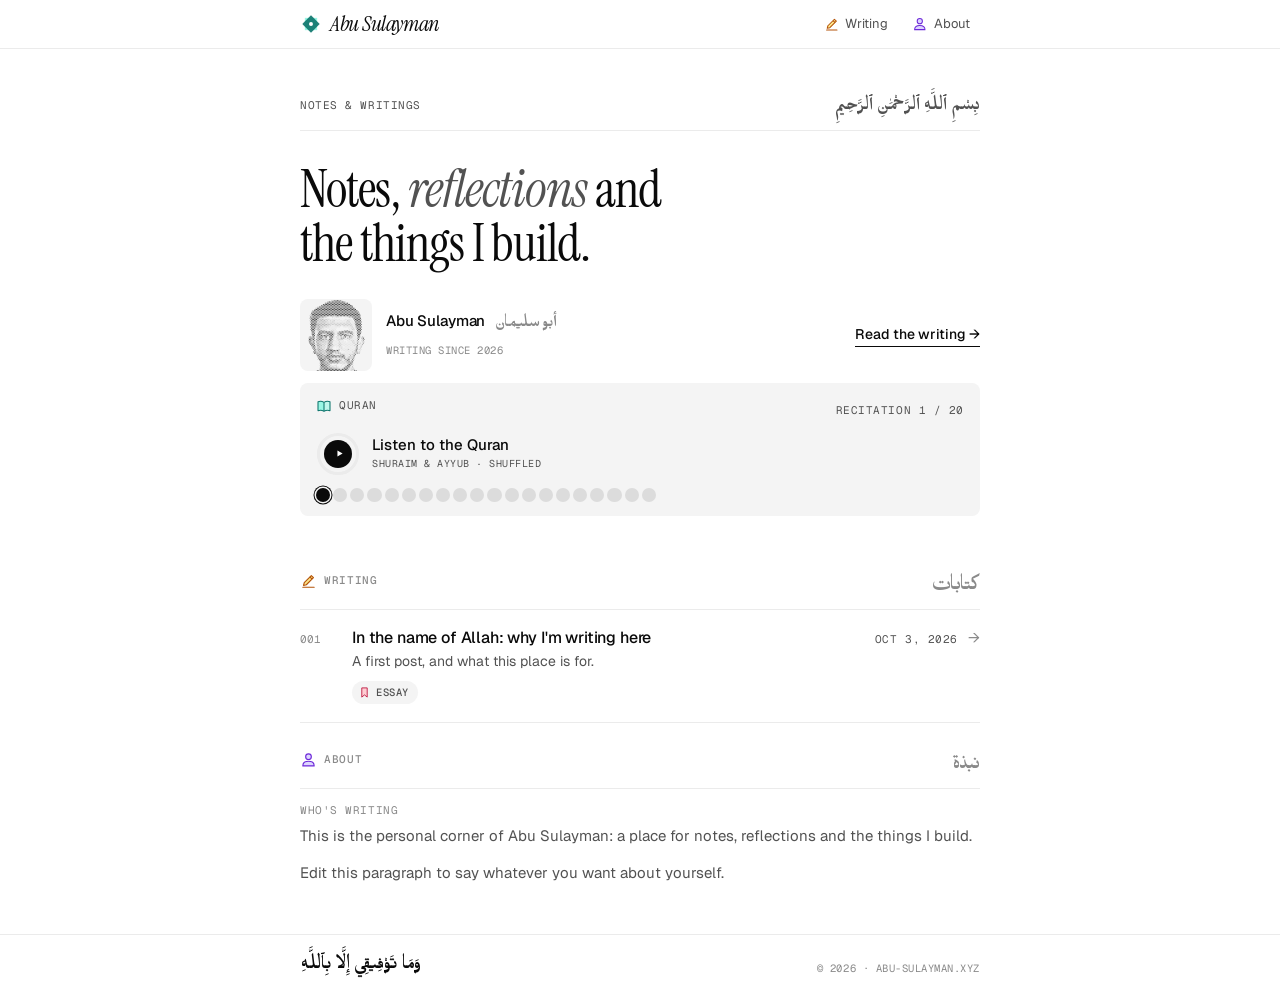
<file: index.html>
<!doctype html>
<html lang="en">
<head>
  <meta charset="utf-8">
  <meta name="viewport" content="width=device-width, initial-scale=1">
  <title>Abu Sulayman</title>
  <meta name="description" content="Notes, writings and projects by Abu Sulayman.">
  <link rel="icon" href="favicon.svg" type="image/svg+xml">
  <link rel="preconnect" href="https://fonts.googleapis.com">
  <link rel="preconnect" href="https://fonts.gstatic.com" crossorigin>
  <link href="https://fonts.googleapis.com/css2?family=Geist:wght@400;500;600&family=Geist+Mono:wght@400;500&family=Instrument+Serif:ital@0;1&family=Katibeh&display=swap" rel="stylesheet">
  <link rel="stylesheet" href="style.css">
</head>
<body>
  <svg width="0" height="0" style="position:absolute" aria-hidden="true">
  <symbol id="i-pen" viewBox="0 0 24 24"><path d="M5 19l1-4L16 5l3 3L9 18z" style="fill:var(--i2)"/><path d="M5 19l1-4L16 5l3 3L9 18zM14 7l3 3M4 21.5h16" style="fill:none;stroke:var(--i1)" stroke-width="1.6" stroke-linecap="round" stroke-linejoin="round"/></symbol>
  <symbol id="i-user" viewBox="0 0 24 24"><circle cx="12" cy="8" r="4" style="fill:var(--i2);stroke:var(--i1)" stroke-width="1.6"/><path d="M4 21c0-4.2 3.6-6.5 8-6.5s8 2.3 8 6.5z" style="fill:var(--i2);stroke:var(--i1)" stroke-width="1.6" stroke-linejoin="round"/></symbol>
  <symbol id="i-book" viewBox="0 0 24 24"><path d="M3 5.5c3-1.2 6-1 9 1V20c-3-2-6-2.2-9-1z" style="fill:var(--i2)"/><path d="M21 5.5c-3-1.2-6-1-9 1V20c3-2 6-2.2 9-1z" style="fill:var(--i2);opacity:.6"/><path d="M3 5.5c3-1.2 6-1 9 1V20c-3-2-6-2.2-9-1zM21 5.5c-3-1.2-6-1-9 1V20c3-2 6-2.2 9-1z" style="fill:none;stroke:var(--i1)" stroke-width="1.6" stroke-linejoin="round"/></symbol>
  <symbol id="i-bookmark" viewBox="0 0 24 24"><path d="M7 3.5h10v17l-5-4-5 4z" style="fill:var(--i2);stroke:var(--i1)" stroke-width="1.6" stroke-linejoin="round"/></symbol>
  <symbol id="i-back" viewBox="0 0 24 24"><circle cx="12" cy="12" r="9" style="fill:var(--i2)"/><path d="M13.5 8L9.5 12l4 4M10 12h6" style="fill:none;stroke:var(--i1)" stroke-width="1.6" stroke-linecap="round" stroke-linejoin="round"/></symbol>
  </svg>
  <nav class="nav">
    <div class="wrap">
      <a class="brand" href="./">
        <svg class="mark" viewBox="0 0 100 100" aria-hidden="true"><rect x="22" y="22" width="56" height="56" fill="#99f6e4"/><rect x="22" y="22" width="56" height="56" transform="rotate(45 50 50)" fill="#0f766e" fill-opacity=".92"/><circle cx="50" cy="50" r="9" fill="#fff"/></svg>
        <span class="name">Abu Sulayman</span>
      </a>
      <ul>
        <li><a href="#writing"><svg class="ico amber" aria-hidden="true"><use href="#i-pen"/></svg>Writing</a></li>
        <li><a href="#about"><svg class="ico violet" aria-hidden="true"><use href="#i-user"/></svg>About</a></li>
      </ul>
    </div>
  </nav>

  <header class="hero">
    <div class="wrap">
      <div class="kicker mono">
        <span>Notes &amp; Writings</span>
        <span lang="ar" dir="rtl" class="bismillah">بِسْمِ ٱللَّهِ ٱلرَّحْمَٰنِ ٱلرَّحِيمِ</span>
      </div>

      <h1 class="headline">Notes, <em>reflections</em> and the things I build.</h1>

      <div class="widgets">
        <div class="card-byline">
          <div class="byline">
            <div class="avatar" id="portrait" data-view="2.5 1 50 50" role="img" aria-label="Portrait of Abu Sulayman"></div>
            <div>
              <p class="byline-name">Abu Sulayman <span class="ar" lang="ar">أبو سليمان</span></p>
              <p class="byline-meta mono">Writing since 2026</p>
            </div>
          </div>
          <a class="link-arrow" href="#writing">Read the writing <span aria-hidden="true">→</span></a>
        </div>

        <div class="card card-quran">
          <div class="card-head mono">
            <span class="with-ico"><svg class="ico teal" aria-hidden="true"><use href="#i-book"/></svg>Quran</span>
            <span data-surah-count>Recitation 1 / 20</span>
          </div>
          <button class="quran-btn" type="button" data-quran-toggle aria-pressed="false">
            <span class="ring-wrap" aria-hidden="true">
              <svg class="ring" viewBox="0 0 36 36"><circle class="ring-bg" cx="18" cy="18" r="16" pathLength="100"/><circle class="ring-fill" cx="18" cy="18" r="16" pathLength="100"/></svg>
              <span class="quran-icon">
                <svg class="i-play" viewBox="0 0 16 16"><path d="M5 3.5v9l7.5-4.5z" fill="currentColor"/></svg>
                <span class="i-bars"><i></i><i></i><i></i></span>
              </span>
            </span>
            <span class="quran-label">
              <span class="quran-title" data-quran-label>Listen to the Quran</span>
              <span class="quran-sub mono">Shuraim &amp; Ayyub · shuffled</span>
            </span>
          </button>
          <div class="dots" data-dots aria-hidden="true"></div>
        </div>
      </div>
    </div>
  </header>

  <main class="wrap">
    <section id="writing">
      <div class="section-head"><h2><svg class="ico amber" aria-hidden="true"><use href="#i-pen"/></svg>Writing</h2><span class="ar" lang="ar">كتابات</span></div>
      <ul class="posts">
        <li>
          <a href="posts/bismillah.html">
            <span class="num">001</span>
            <div>
              <h3>In the name of Allah: why I'm writing here</h3>
              <p>A first post, and what this place is for.</p>
              <span class="tag"><svg class="ico rose" aria-hidden="true"><use href="#i-bookmark"/></svg>Essay</span>
            </div>
            <div class="side">
              <time class="mono" datetime="2026-10-03">Oct 3, 2026</time>
              <span class="go" aria-hidden="true">→</span>
            </div>
          </a>
        </li>
      </ul>
    </section>

    <section id="about">
      <div class="section-head"><h2><svg class="ico violet" aria-hidden="true"><use href="#i-user"/></svg>About</h2><span class="ar" lang="ar">نبذة</span></div>
      <div class="about-grid">
        <p class="mono">Who's writing</p>
        <div>
          <p>This is the personal corner of Abu Sulayman: a place for notes, reflections and the things I build.</p>
          <p>Edit this paragraph to say whatever you want about yourself.</p>
        </div>
      </div>
    </section>
  </main>

  <footer>
    <div class="wrap">
      <span class="ar" lang="ar">وَمَا تَوْفِيقِي إِلَّا بِٱللَّهِ</span>
      <span class="mono">© 2026 · abu-sulayman.xyz</span>
    </div>
  </footer>
  <script src="portrait-data.js"></script>
  <script src="portrait.js"></script>
  <script src="player.js" data-persist></script>
</body>
</html>
</file>
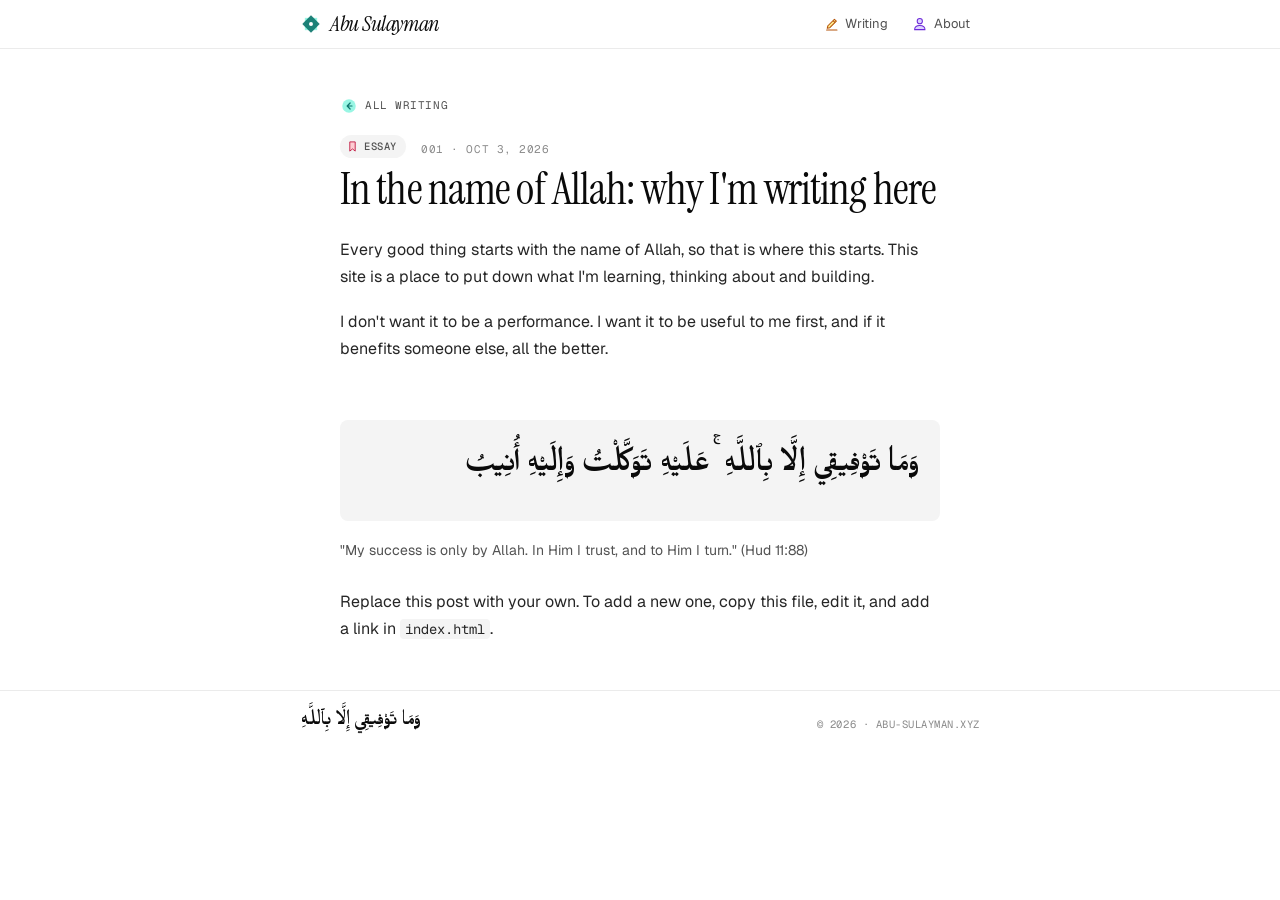
<file: posts/bismillah.html>
<!doctype html>
<html lang="en">
<head>
  <meta charset="utf-8">
  <meta name="viewport" content="width=device-width, initial-scale=1">
  <title>In the name of Allah: why I'm writing here · Abu Sulayman</title>
  <link rel="icon" href="../favicon.svg" type="image/svg+xml">
  <link rel="preconnect" href="https://fonts.googleapis.com">
  <link rel="preconnect" href="https://fonts.gstatic.com" crossorigin>
  <link href="https://fonts.googleapis.com/css2?family=Geist:wght@400;500;600&family=Geist+Mono:wght@400;500&family=Instrument+Serif:ital@0;1&family=Katibeh&display=swap" rel="stylesheet">
  <link rel="stylesheet" href="../style.css">
</head>
<body>
  <svg width="0" height="0" style="position:absolute" aria-hidden="true">
  <symbol id="i-pen" viewBox="0 0 24 24"><path d="M5 19l1-4L16 5l3 3L9 18z" style="fill:var(--i2)"/><path d="M5 19l1-4L16 5l3 3L9 18zM14 7l3 3M4 21.5h16" style="fill:none;stroke:var(--i1)" stroke-width="1.6" stroke-linecap="round" stroke-linejoin="round"/></symbol>
  <symbol id="i-user" viewBox="0 0 24 24"><circle cx="12" cy="8" r="4" style="fill:var(--i2);stroke:var(--i1)" stroke-width="1.6"/><path d="M4 21c0-4.2 3.6-6.5 8-6.5s8 2.3 8 6.5z" style="fill:var(--i2);stroke:var(--i1)" stroke-width="1.6" stroke-linejoin="round"/></symbol>
  <symbol id="i-book" viewBox="0 0 24 24"><path d="M3 5.5c3-1.2 6-1 9 1V20c-3-2-6-2.2-9-1z" style="fill:var(--i2)"/><path d="M21 5.5c-3-1.2-6-1-9 1V20c3-2 6-2.2 9-1z" style="fill:var(--i2);opacity:.6"/><path d="M3 5.5c3-1.2 6-1 9 1V20c-3-2-6-2.2-9-1zM21 5.5c-3-1.2-6-1-9 1V20c3-2 6-2.2 9-1z" style="fill:none;stroke:var(--i1)" stroke-width="1.6" stroke-linejoin="round"/></symbol>
  <symbol id="i-bookmark" viewBox="0 0 24 24"><path d="M7 3.5h10v17l-5-4-5 4z" style="fill:var(--i2);stroke:var(--i1)" stroke-width="1.6" stroke-linejoin="round"/></symbol>
  <symbol id="i-back" viewBox="0 0 24 24"><circle cx="12" cy="12" r="9" style="fill:var(--i2)"/><path d="M13.5 8L9.5 12l4 4M10 12h6" style="fill:none;stroke:var(--i1)" stroke-width="1.6" stroke-linecap="round" stroke-linejoin="round"/></symbol>
  </svg>
  <nav class="nav">
    <div class="wrap">
      <a class="brand" href="../">
        <svg class="mark" viewBox="0 0 100 100" aria-hidden="true"><rect x="22" y="22" width="56" height="56" fill="#99f6e4"/><rect x="22" y="22" width="56" height="56" transform="rotate(45 50 50)" fill="#0f766e" fill-opacity=".92"/><circle cx="50" cy="50" r="9" fill="#fff"/></svg>
        <span class="name">Abu Sulayman</span>
      </a>
      <ul>
        <li><a href="../#writing"><svg class="ico amber" aria-hidden="true"><use href="#i-pen"/></svg>Writing</a></li>
        <li><a href="../#about"><svg class="ico violet" aria-hidden="true"><use href="#i-user"/></svg>About</a></li>
      </ul>
    </div>
  </nav>

  <article class="article">
    <a class="back mono" href="../#writing"><svg class="ico teal" aria-hidden="true"><use href="#i-back"/></svg>All writing</a>
    <p class="mono"><span class="tag"><svg class="ico rose" aria-hidden="true"><use href="#i-bookmark"/></svg>Essay</span> 001 · Oct 3, 2026</p>
    <h1>In the name of Allah: why I'm writing here</h1>

    <p>Every good thing starts with the name of Allah, so that is where this starts. This site is a place to put down what I'm learning, thinking about and building.</p>

    <p>I don't want it to be a performance. I want it to be useful to me first, and if it benefits someone else, all the better.</p>

    <p class="ayah" lang="ar" dir="rtl">وَمَا تَوْفِيقِي إِلَّا بِٱللَّهِ ۚ عَلَيْهِ تَوَكَّلْتُ وَإِلَيْهِ أُنِيبُ</p>
    <p class="ayah-tr">"My success is only by Allah. In Him I trust, and to Him I turn." (Hud 11:88)</p>

    <p>Replace this post with your own. To add a new one, copy this file, edit it, and add a link in <code>index.html</code>.</p>
  </article>

  <footer>
    <div class="wrap">
      <span class="ar" lang="ar">وَمَا تَوْفِيقِي إِلَّا بِٱللَّهِ</span>
      <span class="mono">© 2026 · abu-sulayman.xyz</span>
    </div>
  </footer>
  <script src="../player.js" data-persist></script>
</body>
</html>
</file>
<file: style.css>
/* Dev Journal design system: one calm reading column, soft grey surfaces, 8px corners, 15px text. */
:root {
  --ink: #0a0a0a;
  --ink-2: #525252;
  --ink-3: #8a8a8a;
  --line: #ebebeb;
  --wash: #f4f4f4;
  --paper: #fff;
  --sans: "Geist", system-ui, -apple-system, sans-serif;
  --mono: "Geist Mono", ui-monospace, monospace;
  --thuluth: "Katibeh", "Amiri", serif; /* Arabic calligraphic face, Thuluth style */
  --serif: "Instrument Serif", Georgia, serif;
  
  --radius: 8px;
  --col: 720px;
  --nav-h: 49px;
  --qp-h: 48px;
}

* { box-sizing: border-box; margin: 0; padding: 0; }

html {
  background: var(--paper); color: var(--ink); scroll-behavior: smooth;
  scroll-padding-top: calc(var(--nav-h) + 12px); /* anchors land below the sticky nav */
}
html.qp-on { scroll-padding-top: calc(var(--qp-h) + var(--nav-h) + 12px); }

body {
  font-family: var(--sans);
  font-size: 15px;
  line-height: 1.6;
  background: var(--paper);
  color: var(--ink);
  -webkit-font-smoothing: antialiased;
  text-rendering: optimizeLegibility;
}

a { color: inherit; text-decoration: none; }
::selection { background: var(--ink); color: var(--paper); }
:focus-visible { outline: 2px solid var(--ink); outline-offset: 2px; }

.wrap { max-width: var(--col); margin: 0 auto; padding: 0 20px; }

.mono {
  font-family: var(--mono); font-size: 11px; letter-spacing: .05em;
  text-transform: uppercase; color: var(--ink-2);
}

/* ---------- nav ---------- */
/* hover styles are gated on (hover: hover) so taps on phones don't leave them stuck on */
.nav {
  position: sticky; top: 0; z-index: 10;
  background: rgba(255, 255, 255, .92);
  backdrop-filter: saturate(180%) blur(14px);
  -webkit-backdrop-filter: saturate(180%) blur(14px);
  border-bottom: 1px solid var(--line);
}
.nav .wrap { display: flex; align-items: center; justify-content: space-between; height: 48px; }
.brand { display: flex; align-items: center; gap: 8px; font-weight: 600; letter-spacing: -.01em; }
.brand .mark { width: 22px; height: 22px; }
.brand .name { font: italic 400 22px/1 var(--serif); letter-spacing: -.02em; }
.nav ul { display: flex; gap: 4px; list-style: none; }
.nav ul a { display: inline-flex; align-items: center; gap: 6px; font-size: 13px; padding: 5px 10px; border-radius: var(--radius); color: var(--ink-2); transition: background .15s, color .15s; }
@media (hover: hover) { .nav ul a:hover { background: var(--wash); color: var(--ink); } }

/* ---------- hero ---------- */
.hero .wrap { padding-top: clamp(28px, 6vw, 48px); padding-bottom: 28px; }
.kicker {
  display: flex; justify-content: space-between; align-items: baseline; gap: 16px;
  padding-bottom: 10px; border-bottom: 1px solid var(--line);
}
.kicker .bismillah {
  font-family: var(--thuluth); font-size: 21px; text-transform: none; letter-spacing: 0;
  color: var(--ink-2); line-height: 1;
}
.headline {
  font-family: var(--serif); font-weight: 400;
  font-size: clamp(36px, 6.4vw, 52px); line-height: 1.04; letter-spacing: -.02em;
  max-width: 20ch; margin: clamp(22px, 4vw, 32px) 0 28px; text-wrap: balance;
}
.headline em { font-style: italic; color: var(--ink-2); }

.widgets { display: grid; gap: 12px; }
.card { border-radius: var(--radius); padding: 14px 16px; background: var(--wash); min-width: 0; }
.card-head { display: flex; justify-content: space-between; align-items: baseline; gap: 12px; }

.card-byline { display: flex; align-items: center; justify-content: space-between; gap: 16px; flex-wrap: wrap; background: none; padding: 0; }
.byline { display: flex; align-items: center; gap: 14px; }
.avatar { width: 72px; height: 72px; flex: none; border-radius: var(--radius); overflow: hidden; background: var(--wash); }
.avatar svg { display: block; width: 100%; height: 100%; animation: fade-in .9s ease-out both; }
.byline-name { font-weight: 500; letter-spacing: -.01em; line-height: 1.3; }
.byline-name .ar { font-family: var(--thuluth); font-size: 19px; color: var(--ink-3); margin-left: 6px; }
.byline-meta { font-size: 10.5px; color: var(--ink-3); margin-top: 2px; }
.link-arrow { font-size: 14px; font-weight: 500; border-bottom: 1px solid var(--ink); padding-bottom: 1px; }
.link-arrow span { display: inline-block; transition: transform .2s; }
@media (hover: hover) { .link-arrow:hover span { transform: translateX(3px); } }

.card-quran { display: flex; flex-direction: column; gap: 12px; }
.quran-btn {
  display: flex; align-items: center; gap: 12px; width: 100%; padding: 0;
  background: none; border: 0; font: inherit; color: var(--ink); text-align: left; cursor: pointer;
}
.ring-wrap { position: relative; width: 44px; height: 44px; flex: none; }
.ring { display: block; width: 100%; height: 100%; transform: rotate(-90deg); }
.ring-bg, .ring-fill { fill: none; stroke-width: 2.5; }
.ring-bg { stroke: var(--line); }
.ring-fill {
  stroke: var(--ink); stroke-linecap: round;
  stroke-dasharray: 100; stroke-dashoffset: 100; transition: stroke-dashoffset .4s linear;
}
.quran-icon {
  position: absolute; inset: 8px; border-radius: 50%; display: grid; place-items: center;
  background: var(--ink); color: var(--paper);
}
.quran-icon svg { width: 11px; height: 11px; margin-left: 2px; }
.quran-label { display: flex; flex-direction: column; line-height: 1.25; min-width: 0; }
.quran-title { font-size: 15px; font-weight: 500; overflow: hidden; text-overflow: ellipsis; white-space: nowrap; }
.quran-sub { font-size: 10px; color: var(--ink-2); margin-top: 3px; }
.i-bars { display: none; gap: 2px; align-items: end; height: 11px; }
.i-bars i { width: 2px; height: 100%; background: currentColor; border-radius: 1px; animation: bar 1s ease-in-out infinite; transform-origin: bottom; }
.i-bars i:nth-child(2) { animation-delay: -.4s; }
.i-bars i:nth-child(3) { animation-delay: -.7s; }
.quran-btn[aria-pressed="true"] .i-play { display: none; }
.quran-btn[aria-pressed="true"] .i-bars { display: flex; }
@keyframes bar { 0%, 100% { transform: scaleY(.35); } 50% { transform: scaleY(1); } }
@keyframes fade-in { from { opacity: 0; } to { opacity: 1; } }

/* one dot per surah: filled once reached, the current one ringed */
.dots { display: grid; grid-template-columns: repeat(38, 1fr); gap: 3px; }
.dots i { display: block; aspect-ratio: 1; border-radius: 50%; background: #dcdcdc; }
.dots i.on { background: var(--ink); }
.dots i.cur { box-shadow: 0 0 0 1.5px var(--wash), 0 0 0 2.5px var(--ink); }

/* ---------- sticky Quran player: a slim dark bar above the nav ---------- */
.qp {
  position: fixed; top: 0; left: 0; right: 0; z-index: 20; height: var(--qp-h);
  background: var(--ink); color: var(--paper); transform: translateY(-100%); transition: transform .3s ease;
}
html.qp-on .qp { transform: none; }
html.qp-on body { padding-top: var(--qp-h); }
html.qp-on .nav { top: var(--qp-h); }
.qp-in { height: 100%; display: flex; align-items: center; gap: 10px; }
.qp-play {
  position: relative; flex: none; width: 36px; height: 36px; padding: 0;
  display: grid; place-items: center; background: none; border: 0; cursor: pointer; color: var(--ink);
}
.qp-play .ring { position: absolute; inset: 0; }
.qp .ring-bg { stroke: rgba(255, 255, 255, .22); }
.qp .ring-fill { stroke: var(--paper); }
.qp-disc { position: absolute; inset: 6px; border-radius: 50%; background: var(--paper); }
.qp-play .i-play, .qp-play .i-pause { position: relative; width: 11px; height: 11px; }
.qp-play .i-pause, .qp.playing .qp-play .i-play { display: none; }
.qp.playing .qp-play .i-pause { display: block; }
.qp-play .i-play { margin-left: 2px; }
.qp-meta {
  flex: 1; min-width: 0; display: flex; align-items: baseline; gap: 10px;
  white-space: nowrap; overflow: hidden; cursor: pointer;
}
.qp-title { font-size: 13px; font-weight: 500; overflow: hidden; text-overflow: ellipsis; }
.qp-sub { font-family: var(--mono); font-size: 10px; letter-spacing: .05em; text-transform: uppercase; color: #a3a3a3; }
.qp-time { font-family: var(--mono); font-size: 11px; color: #a3a3a3; font-variant-numeric: tabular-nums; }
.qp-ctl {
  flex: none; width: 30px; height: 30px; display: grid; place-items: center; cursor: pointer;
  background: none; border: 0; border-radius: 50%; color: var(--paper); transition: background .15s;
}
.qp-ctl svg { width: 13px; height: 13px; }
@media (hover: hover) { .qp-ctl:hover { background: rgba(255, 255, 255, .14); } }

/* ---------- sections ---------- */
section { padding: 28px 0 0; }
.section-head {
  display: flex; align-items: baseline; justify-content: space-between;
  padding-bottom: 8px; border-bottom: 1px solid var(--line);
}
.section-head h2 { font: 500 11px var(--mono); letter-spacing: .06em; text-transform: uppercase; color: var(--ink-3); }
.section-head .ar { font-family: var(--thuluth); font-size: 24px; color: var(--ink-3); line-height: 1; }

.posts { list-style: none; }
.posts li { border-bottom: 1px solid var(--line); }
.posts a {
  display: grid; grid-template-columns: 40px 1fr auto; gap: 12px; align-items: baseline;
  padding: 16px 10px; margin: 0 -10px; border-radius: var(--radius); transition: background .15s;
}
@media (hover: hover) { .posts a:hover { background: var(--wash); } }
.posts .num { font-family: var(--mono); font-size: 11px; color: var(--ink-3); }
.posts h3 { font-size: 16px; font-weight: 500; letter-spacing: -.01em; line-height: 1.35; }
.posts p { color: var(--ink-2); font-size: 14px; margin-top: 2px; }
.posts .side { display: flex; align-items: baseline; gap: 10px; white-space: nowrap; }
.posts .go { color: var(--ink-3); transition: transform .15s, color .15s; }
@media (hover: hover) { .posts a:hover .go { color: var(--ink); transform: translateX(3px); } }

.about-grid { display: grid; gap: 6px; padding-top: 14px; }
.about-grid > p.mono { color: var(--ink-3); font-size: 11px; line-height: 1.4; }
.about-grid p { font-size: 15px; line-height: 1.65; color: var(--ink-2); }
.about-grid p + p { margin-top: .8em; }

/* ---------- article ---------- */
.article { max-width: 640px; margin: 0 auto; padding: clamp(28px, 6vw, 48px) 20px 0; }
.back { display: inline-flex; gap: 6px; margin-bottom: 20px; }
@media (hover: hover) { .back:hover { color: var(--ink); } }
.article h1 {
  font-family: var(--serif); font-size: clamp(34px, 6vw, 44px); font-weight: 400; letter-spacing: -.02em;
  line-height: 1.05; margin: 8px 0 24px; text-wrap: balance;
}
.article p { font-size: 16px; line-height: 1.7; margin-bottom: 1.1em; color: #262626; }
.article p.mono { font-size: 11px; line-height: 1.4; margin: 0; color: var(--ink-3); }
.article .ayah {
  font-family: var(--thuluth); font-size: clamp(28px, 5vw, 36px); line-height: 1.8; text-align: right;
  color: var(--ink); background: var(--wash); border-radius: var(--radius);
  padding: 18px 20px; margin: 1.6em 0 .5em;
}
.article .ayah-tr { font-size: 14px; color: var(--ink-2); margin-bottom: 1.8em; }
.article code { font-family: var(--mono); font-size: .86em; background: var(--wash); padding: 1px 5px; border-radius: 4px; }

/* ---------- footer ---------- */
footer { margin-top: 48px; border-top: 1px solid var(--line); }
footer .wrap {
  display: flex; justify-content: space-between; align-items: center; gap: 12px;
  padding-top: 16px; padding-bottom: 20px; flex-wrap: wrap;
}
footer .ar { font-family: var(--thuluth); font-size: 22px; }
footer .mono { color: var(--ink-3); font-size: 10.5px; }

/* ---------- mobile ---------- */
@media (max-width: 640px) {
  .kicker .bismillah { font-size: 19px; }
  .dots { grid-template-columns: repeat(29, 1fr); }
  .qp-sub { display: none; }
  .posts a { grid-template-columns: 1fr auto; gap: 8px; }
  .posts .num, .posts time { display: none; }
  .avatar { width: 64px; height: 64px; }
}

@media (prefers-reduced-motion: reduce) {
  * { animation: none !important; transition: none !important; }
  html { scroll-behavior: auto; }
}

/* ---------- duotone icons and tags ---------- */
.ico { width: 1.2em; height: 1.2em; flex: none; --i1: #0f766e; --i2: #99f6e4; }
.ico.amber { --i1: #b45309; --i2: #fde68a; }
.ico.violet { --i1: #6d28d9; --i2: #ddd6fe; }
.ico.rose { --i1: #be123c; --i2: #fecdd3; }
.ico.teal { --i1: #0f766e; --i2: #99f6e4; }
.section-head h2, .with-ico, .back { display: inline-flex; align-items: center; gap: 7px; }
.section-head h2 .ico { width: 17px; height: 17px; }
.with-ico .ico { width: 16px; height: 16px; }
.back .ico { width: 18px; height: 18px; }
.tag {
  display: inline-flex; align-items: center; gap: 5px; margin-top: 8px;
  font: 500 10.5px/1 var(--mono); letter-spacing: .05em; text-transform: uppercase; color: var(--ink-2);
  background: var(--wash); border-radius: 99px; padding: 5px 9px 5px 6px;
}
.tag .ico { width: 13px; height: 13px; }
.article .tag { margin: 0 8px 0 0; }
</file>
